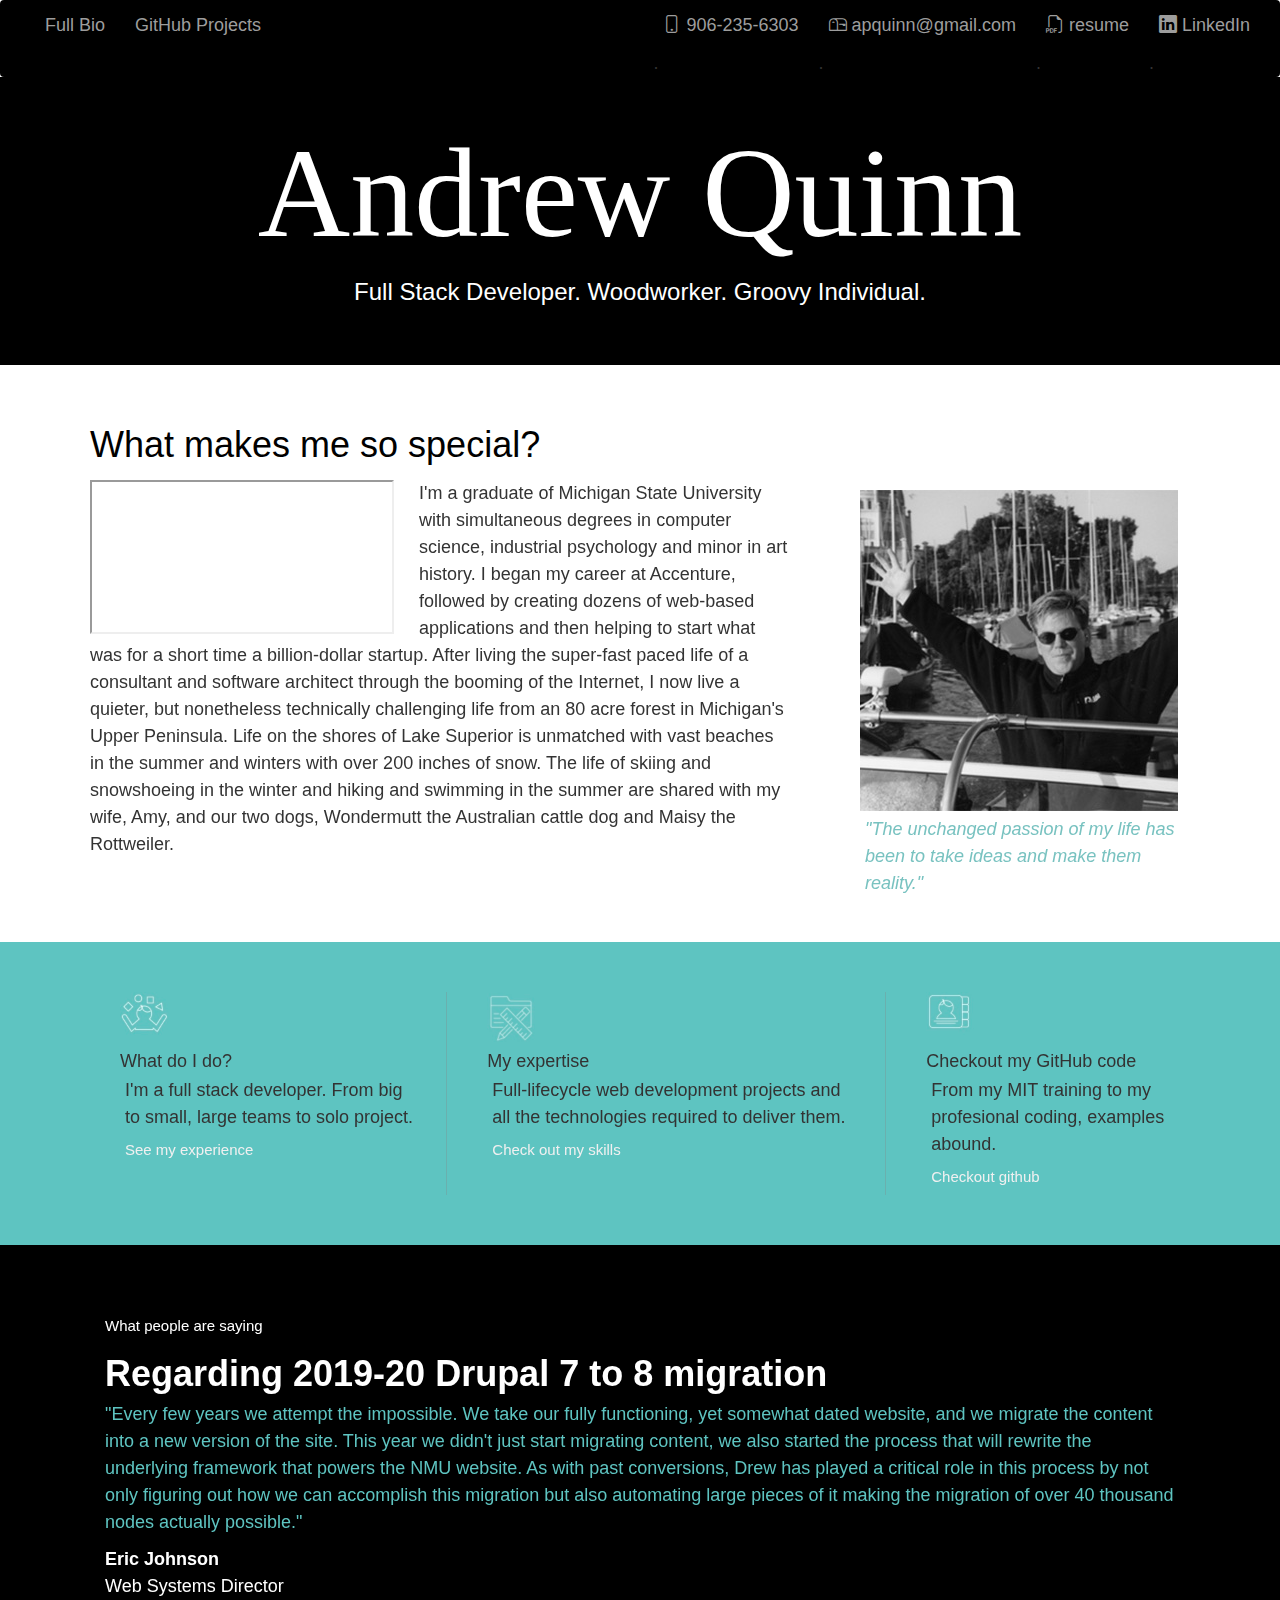
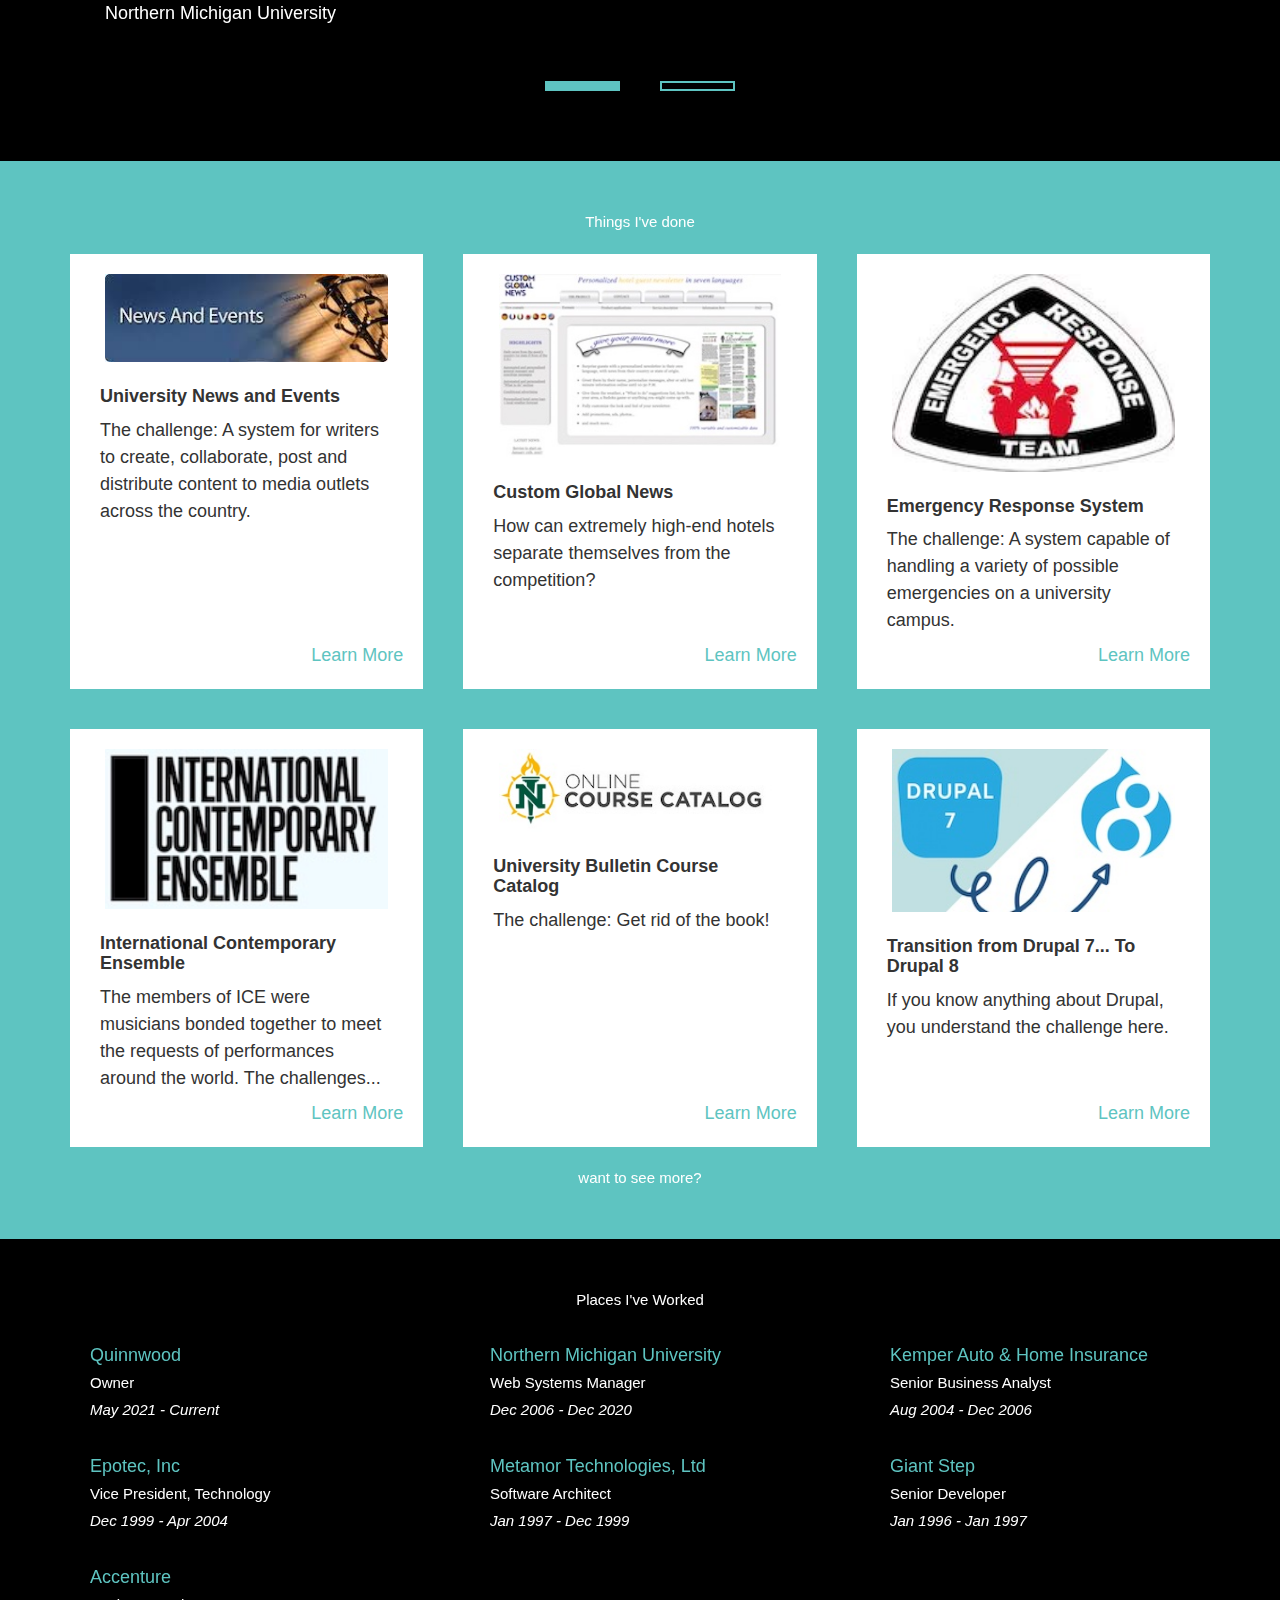
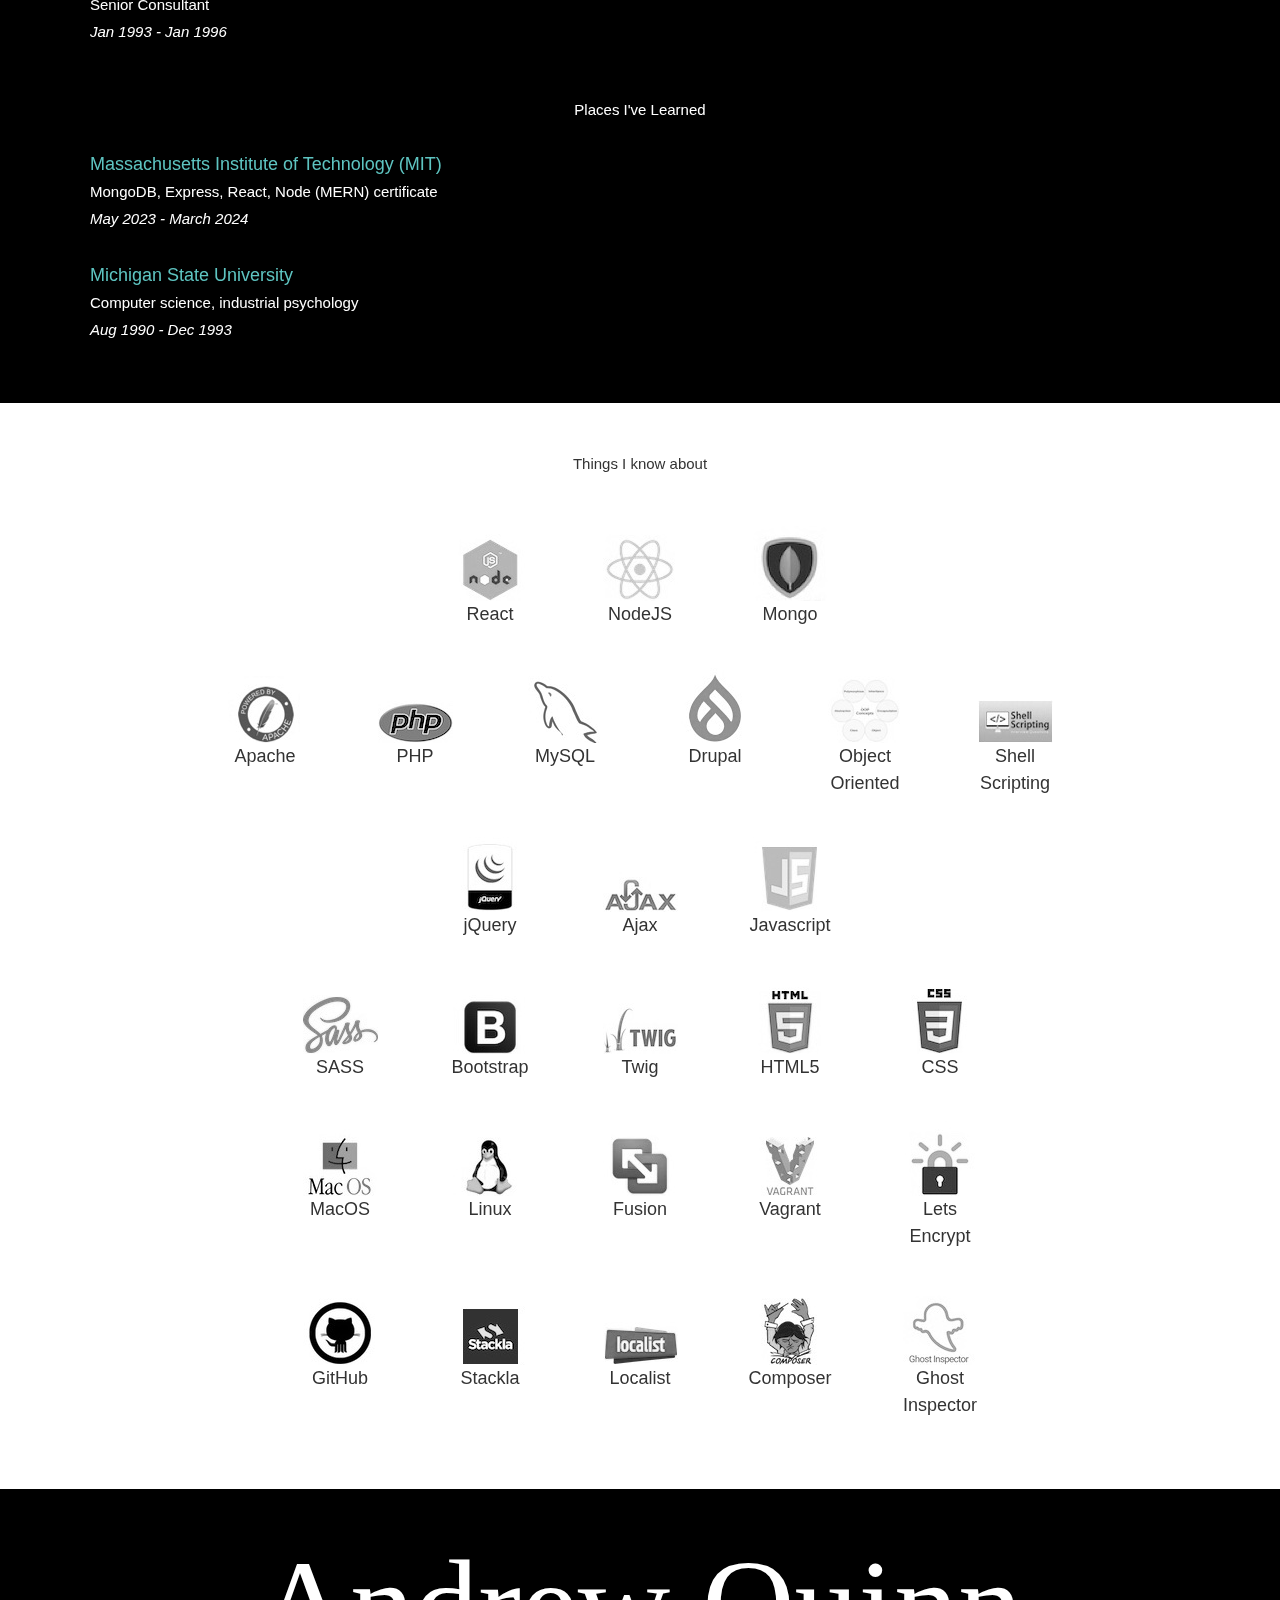
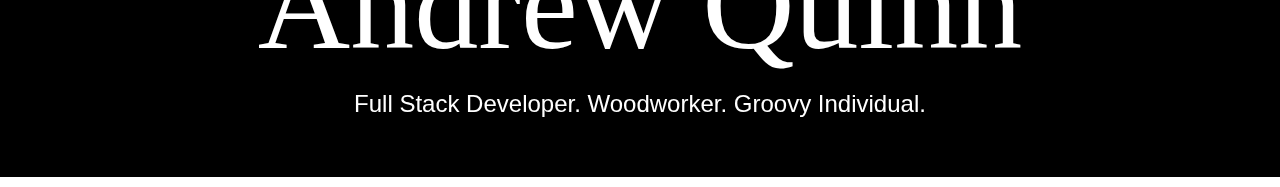
<file: index.html>
<!DOCTYPE html>

<html lang="en">
  <head>
	<link rel="stylesheet" href="https://maxcdn.bootstrapcdn.com/bootstrap/3.4.1/css/bootstrap.min.css">
	<script src="https://ajax.googleapis.com/ajax/libs/jquery/3.6.4/jquery.min.js"></script>
	<script src="https://maxcdn.bootstrapcdn.com/bootstrap/3.4.1/js/bootstrap.min.js"></script>
	<link rel="stylesheet" href="https://cdn.jsdelivr.net/npm/bootstrap-icons@1.10.5/font/bootstrap-icons.css">	    
    <link rel="stylesheet" href="./bioIncludes/App.css" />
    	<meta name="description" content="Andrew Quinn is a full stack software developer who's unchanged passion of my life has been to take ideas and make
            them reality">
		<meta name="keywords" content="marquette developer, u.p. developer, marquette software, software development, information technology" />
		<meta name="google-site-verification" 	content="ink6eHFnaYzCaXJfCf2n5vP08R6pLAd7z7CuB5Aq5sQ" />
	</head>
  <body>
	<nav class="navbar navbar-inverse ">
		<div class="container-fluid">
		  <div class="navbar-header">
			<button type="button" class="navbar-toggle" data-toggle="collapse" data-target="#myNavbar">
			  <span class="icon-bar"></span>
			  <span class="icon-bar"></span>
			  <span class="icon-bar"></span> 
			</button>
		  </div>
		  <div class="collapse navbar-collapse" id="myNavbar">
			<ul class="nav navbar-nav">
				<li><a href="./index.html">Full Bio</a></li>
				<li><a href="./portfolio.html">GitHub Projects</a></li>
				</ul>
			<ul class="nav navbar-nav navbar-right">
				<li><a href="tel:906-235-6303"><i class="bi bi-phone"></i> 906-235-6303</a> &nbsp;.&nbsp;</li>
				<li><a href="mailto:apquinn@gmail.com"><i class="bi bi-mailbox"></i> apquinn@gmail.com</a> &nbsp;.&nbsp;</li>
				<li><a href="./AndrewQuinn-Resume-2024.pdf"><i class="bi bi-filetype-pdf"></i> resume</a> &nbsp;.&nbsp; </li>
				<li><a href="https://www.linkedin.com/in/andrew-quinn-96aa68/"><i class="bi bi-linkedin"></i> LinkedIn</a> &nbsp;.&nbsp; </li>
				</ul>
		  </div>
		</div>
	  </nav>

	<div class="header-black-background">
		<div class="header-text-wrapper">
		  <div class="header-text1">Andrew Quinn</div>
		  <h3>Full Stack Developer. Woodworker. Groovy Individual.</h3>
		</div>
	  </div>
  
    <div class="special-global-wrapper">
      <h1>What makes me so special?</h1>
      <div class="special-wrapper">
        <div class="special-section1">
          <p>
					<div style="float: left; padding-right: 25px; padding-bottom: 0px;">
						<iframe 
						src="https://youtube.com/embed/qaRjR8fJnm8">
						</iframe>
					</div>
            I'm a graduate of Michigan State University with simultaneous
            degrees in computer science, industrial psychology and minor in art
            history. I began my career at Accenture, followed by creating dozens
            of web-based applications and then helping to start what was for a
            short time a billion-dollar startup. After living the super-fast
            paced life of a consultant and software architect through the
            booming of the Internet, I now live a quieter, but nonetheless
            technically challenging life from an 80 acre forest in Michigan's 
						Upper Peninsula. Life on the shores of Lake Superior 
						is unmatched with vast beaches in the summer and winters 
						with over 200 inches of snow. The life of skiing and 
						snowshoeing in the winter and hiking and swimming in the 
						summer are shared with my wife, Amy, and our two dogs, 
						Wondermutt the Australian cattle dog and Maisy the Rottweiler.
          </p>
        </div>

        <div class="special-section2">
					<img
            alt="Drew Quinn"
            class="responsive-img"
            src="./bioIncludes/pics/me.jpg"
          />
					<!--
					-->
          <p>
            "The unchanged passion of my life has been to take ideas and make
            them reality."
          </p>
        </div>
      </div>
    </div>

    <div class="blue">
      <div class="special-global-wrapper">
        <div class="blueBackground">
          <div class="blue-wrapper bar">
            <div>
              <img alt="What do I do" src="./bioIncludes/pics/what.jpg" />
            </div>
            <h4>What do I do?</h4>
            <p>
              I'm a full stack developer. From big to small, large teams to solo
              project.
            </p>
            <p><a href="#projects">See my experience</a></p>
          </div>
          <div class="blue-wrapper bar">
            <div>
              <img alt="My expertise" src="./bioIncludes/pics/my.jpg" />
            </div>
            <h4>My expertise</h4>
            <p>
              Full-lifecycle web development projects and all the technologies
              required to deliver them.
            </p>
            <p><a href="#skills">Check out my skills</a></p>
          </div>
          <div class="blue-wrapper">
            <div>
              <img alt="How can I help" src="./bioIncludes/pics/how.jpg" />
            </div>
            <h4>Checkout my GitHub code</h4>
            <p>
              From my MIT training to my profesional coding, examples abound.
            </p>
            <p><a href="#github">Checkout github</a></p>
          </div>
        </div>
      </div>
    </div>

    <div class="blackBackground">
      <div class="container">
        <div class="carousel">
          <div class="slider">
            <section>
              <span class="people-header">
                <p>What people are saying</p>
              </span>

              <span class="people-title"
                >Regarding 2019-20 Drupal 7 to 8 migration</span
              >

              <span class="people-text">
                <p>
                  "Every few years we attempt the impossible. We take our fully
                  functioning, yet somewhat dated website, and we migrate the
                  content into a new version of the site. This year we didn't
                  just start migrating content, we also started the process that
                  will rewrite the underlying framework that powers the NMU
                  website. As with past conversions, Drew has played a critical
                  role in this process by not only figuring out how we can
                  accomplish this migration but also automating large pieces of
                  it making the migration of over 40 thousand nodes actually
                  possible."
                </p>
              </span>

              <span class="people-who">
                <p>
                  <strong>Eric Johnson</strong><br />
                  Web Systems Director<br />
                  Northern Michigan University
                </p>
              </span>
            </section>

            <section>
              <span class="people-header">
                <p>What people are saying</p>
              </span>
              <span class="people-title"
                >Regarding Transition During 2020 Epidemic</span
              >
              <span class="people-text">
                <p>
                  "Working remotely and staying remote for a good part of the
                  previous year was challenging for everyone on the team. Our
                  normal office environment and processes were upended by an
                  unprecedented pandemic. Regardless of this, Drew has embraced
                  working remotely and even thrived in this new environment.
                  Through his use of technology and willingness to initiate
                  communication with the team, Drew has become one of the
                  primary reasons why we can continue working at a high level
                  regardless of where our individual offices are located. Beyond
                  being able to take the lead on a highly technical project,
                  which Drew has certainly done, being able to effectively
                  communicate with everyone on the team and leverage their
                  strengths to advance a project continues to be one of Drew's
                  invaluable assets."
                </p>
              </span>
              <span class="people-who">
                <p>
                  <strong>Eric Johnson</strong><br />
                  Web Systems Director<br />
                  Northern Michigan University
                </p>
              </span>
            </section>
          </div>
          <div class="controls">
            <span class="arrow left"
              ><img src="bioIncludes/pics/chevron-left.png"
            /></span>
            <span class="arrow right"
              ><img src="bioIncludes/pics/chevron-right.png"
            /></span>
            <ul>
              <li class="selected"></li>
              <li></li>
            </ul>
          </div>
        </div>
      </div>
    </div>

    <div class="blue" id="projects">
      <div class="special-global-wrapper">
        <div class="projects-title">Things I've done</div>
        <section class="projects-section">
          <article class="project-box">
            <div class="img-alignment">
              <img
                alt="University News and Events"
                src="./bioIncludes/pics/projects/news.jpg"
              />
            </div>
            <h4>University News and Events</h4>
            <p>
              The challenge: A system for writers to create, collaborate, post
              and distribute content to media outlets across the country.
            </p>
            <div class="hidden-experience hidden">
              <p>
                I had to find a way for multiple writers to create, submit for
                peer review and publish articles with media (image, audio and
                video) to all appropriate platforms (social media, web, email,
                etc) as well as distribute to media outlets by name or zip code
                coverage area, all through an intuitive interface able that
                allowed non-technical writers to quickly and intuitively
                accomplish these tasks.
              </p>
            </div>
            <div class="more-div"><span class="more-link" >
							Learn More
						</span></div>
          </article>
          <article class="project-box">
            <div class="img-alignment">
              <img
                alt="Custom Global News"
                src="./bioIncludes/pics/projects/cgn.jpeg"
              />
            </div>
            <h4>Custom Global News</h4>
            <p>
              How can extremely high-end hotels separate themselves from the
              competition?
            </p>
            <div class="hidden-experience hidden">
              <p>
                These hotels and resorts thrive on special treatment for their
                guests. I worked with an entrepreneur to deliver a system that
                took a daily guest data set containing guest home location,
                language and past resort activities. Each night the system
                calculated and distributed to writers worldwide the assignments needed to create a two-sided 12"x18" high quality newsletter containing local news, news highlights from the guests home,
                activities matched to their prior ones and local weather all in
                their preferred language. After the writers entered their
                stories, the system compiled them into pdfs that were sent to
                the hotel, printed and stuffed under the guests' doors before 6
                a.m.
              </p>
            </div>
            <div class="more-div"><span class="more-link" >
							Learn More
						</span></div>
          </article>
          <article class="project-box">
            <div class="img-alignment">
              <img
                alt="Emergency Response System"
                src="./bioIncludes/pics/projects/emergancyresponse.jpeg"
              />
            </div>
            <h4>Emergency Response System</h4>
            <p>
              The challenge: A system capable of handling a variety of possible
              emergencies on a university campus.
            </p>
            <div class="hidden-experience hidden">
              <p>
                From simple University closures (e.g. a snow day) that needed to
                post a message and updates across the entire ranges of
                university websites as well as send text messages to students
                and opted in family members. In the event of a more severe
                emergency, the University's in-house server would be brought
                offline, opting for a basic pages hosted on an AWS platform.
                Both message and update posting as well as transitioning to a
                AWS was capable through a simple, secure user interface
                accessible to the University Marketing and Communications
                department as well as Public Safety.
              </p>
            </div>
            <div class="more-div"><span class="more-link" >
							Learn More
						</span></div>
          </article>
        </section>

        <section class="projects-section">
          <article class="project-box">
            <div class="img-alignment">
							<img alt="International Contemporary Ensemble" 
							src="./bioIncludes/pics/projects/ice.jpeg" />
						</div>
						<h4>International Contemporary Ensemble</h4>
						<p>The members of ICE were musicians bonded together to meet the requests of performances around the world. The challenges... </p>
						<div class="hidden-experience hidden">
							<p>Who is going to composer and what pieces does he want played? That will tell you the instruments needed and allow you to select the musicians. What kind of special transportation needs are there for those musicians... and their instruments? I worked with ICE to create an application to manage these and many more coordinating and planning challenges.</p>
						</div>
            <div class="more-div"><span class="more-link" >
							Learn More
						</span></div>
					</article>
          <article class="project-box">
            <div class="img-alignment">
							<img alt="University Bulletin Course Catalog" 
							src="./bioIncludes/pics/projects/coursecatelog.jpeg" />
						</div>
						<h4>University Bulletin Course Catalog</h4>
						<p>The challenge: Get rid of the book!</p>
						<div class="hidden-experience hidden">
							<p>It was time for a system to manage all versions of programs and 
							courses and offer users information on program requirements, courses,
							upcoming offerings and the ability to save multiple schedules as they
							plan their semesters. This required integrating with multiple university
							systems, as well as deeply with the university's 190+ site Drupal system 
							∑which displayed subsets of data across appropriate department, major and 
							recruiting sites. </p>
						</div>
            <div class="more-div"><span class="more-link" >
							Learn More
						</span></div>
					</article>
          <article class="project-box">
            <div class="img-alignment">
							<img alt="Transition from Drupal 7... To Drupal 8" 
							src="./bioIncludes/pics/projects/drupal7to8.jpeg" />
						</div>
						<h4>Transition from Drupal 7... To Drupal 8</h4>
						<p >If you know anything about Drupal, you understand the challenge here.</p>
						<div class="hidden-experience hidden">
							<p>While the goal of this migration was more than just an exact transfer of sites/pages to Drupal 8, the initial step was a script to create the sites, determine the currently used pages and elements and setup Drupal 8 to begin the look & feel changes. For each site the database and tables were created, configuring Apache and Drupal configuration file were made, creating a node (page) and mapping node ids and aliases to keep navigation intact were done. The next step involved rewriting dozens of external applications as Drupal modules while the remainder of the team updated content and integrated new content taking advantage of Drupal 8 types and cards. In all, the final product involved around 180 sites and 30,000 pages.</p>
						</div>
            <div class="more-div"><span class="more-link" >
							Learn More
						</span></div>
					</article>
				</section>

        <section class="projects-section hidden">
          <article class="project-box">
            <div class="img-alignment">
							<img alt="SalesForce, Stackla, Localist and NMU APIs" src="./bioIncludes/pics/projects/integration.jpeg" />
						</div>
						<h4>SalesForce, Stackla, Localist and NMU APIs</h4>
						<p>The Challenge: Simplify the interaction with various external products?</p>
						<div class="hidden-experience hidden">
							<p>As part of the common code library, I was responsible for simplifying and enhancing API sets to allow developers to more easily move data in and out of both homegrown and vendor-provided products and of course to display content throughout the university websites.</p>
						</div>
						<div class="more-div"><span class="more-link" >
							Learn More
						</span></div>
					</article>
          <article class="project-box">
            <div class="img-alignment">
							<img alt="Form Processing Tool" src="./bioIncludes/pics/projects/formprocessor.jpeg" />
						</div>
						<h4>Form Processing Tool</h4>
						<p>The challenge: How to manage hundreds of forms university wide without burying technical staff. </p>
						<div class="hidden-experience hidden">
							<p>The solution allowed low-tech personnel to easily layout one or more pages of fields without the need to deal with how they were processed upon submission. The system would validate and capture the information storing it in a reliable enterprise database. A secure interface allowed non-technical form owners to view, edit, print or export their captured data.</p>
						</div>
						<div class="more-div"><span class="more-link" >
							Learn More
						</span></div>
					</article>
          <article class="project-box">
            <div class="img-alignment">
							<img alt="DevOps" src="./bioIncludes/pics/projects/devops.jpeg" />
						</div>
						<h4>DevOps!</h4>
						<p>The challenge: Simplify the development environment setup so that developers can focus on value added tasks instead of configuration issues and code version problems. </p>
						<div class="hidden-experience hidden">
							<p>I was responsible for creating and managing an application that allowed developers to select a server and application, then spin up a virtual machine complete with the exact configuration of the server, all database content was synced, code was checked out of Git and a local address for them to work off. </p>
						</div>
						<div class="more-div"><span class="more-link" >
							Learn More
						</span></div>
					</article>
				</section>

				<section class="projects-section hidden">
          <article class="project-box">
            <div class="img-alignment">
							<img alt="Drupal 7 multisite installation" src="./bioIncludes/pics/projects/drupalsetup.jpeg" />
						</div>
						<div class="project-box-inside">
							<div class="project-box-inside-title">Drupal 7 multisite installation</div>
							<p>How do you take over 160 sites with tens of thousands of HTML pages and move them into a multisite configuration of Drupal in 9 months? </p>
							<div class="hidden-experience hidden">
								<p>With a giant script of course! This was one of those unusual occasions when a developer saying "I need a fast computer and to be left alone" actually made sense and the kind of logic and coding was right up my alley. In the end the original content was pealed apart and stuffed in the appropriate tables and configuration files to create all the sites for a succesful, ontime completion.</p>
							</div>
						</div>
						<div class="more-div"><span class="more-link" >
							Learn More
						</span></div>
					</article>

					<article class="project-box">
            <div class="img-alignment">
							<img alt="Deans and Graduates" class="responsive-img-larger" src="./bioIncludes/pics/projects/deansgrads.jpeg" />
						</div>

						<h4>Deans and Graduates</h4>
						<p>The challenge: How best can we market the success of our students?</p>
						<div class="hidden-experience hidden">
							<p>I was in charge of buidling a system to pull a list of deans and graduates each semester, determining what national and local media outlets covered their home zip codes, them building a nicely formated email that then got emailed or faxed to the relevant outlets.</p>
						</div>
						<div class="more-div"><span class="more-link" >
							Learn More
						</span></div>
					</article>

					<article class="project-box">
            <div class="img-alignment">
							<img alt="Common Code Library" src="./bioIncludes/pics/projects/commoncode.jpeg" />
						</div>
						<h4>Common Code Library</h4>
						<p>The challenge lies in the fact that a mistake here would break... well, everything</p>
						<div class="hidden-experience hidden">
							<p>No one wants to rebuild error handling, database transaction classes or API integration, etc for each project. Dozens of applications across the university rely on these classes. So they called on me to build and manage this code.</p>
						</div>
						<div class="more-div"><span class="more-link" >
							Learn More
						</span></div>
					</article>
				</section>

				<section class="projects-section hidden">
          <article class="project-box">
            <div class="img-alignment">
							<img alt="Epotec" src="./bioIncludes/pics/projects/epotec.jpeg"} />
						</div>
						<h4>Epotec</h4>
						<p>Epotec harnessed the resources of the Internet to enhance the effectiveness of behavioral health services. Epotec combined ingenuity and technology in Web-based interactive programs that help people lead happier, more productive lives by building skills and solving problems securely and privately. </p>
						<div class="hidden-experience hidden">
							<p>More than 40 clients made our programs available to more than 700 companies and about 30 million people.</p>
							<p>I was brought in as Epotec's seventh employee to architect and manage the delivery of their primary product by an outsourced team. As the product reached completion, I was responsible for bringing technology in-house. As vice president of technology, my responsibilities included putting together a 50-person development team, budgeting, managing venture capital partner expectations, but most importantly, understanding the needs of our broadening industry impact and ensuring our products were on target. </p>
						</div>
						<div class="more-div"><span class="more-link" >
							Learn More
						</span></div>
					</article>
          <article class="project-box">
            <div class="img-alignment">
							<img alt="Online certification tracking system (Dearborn)" class="responsive-img-med" src="./bioIncludes/pics/projects/dearborn2.jpeg" />
						</div>
						<h4>Online certification tracking system (Dearborn Financial Services)</h4>
						<p>How do large companies manage employees who have specialized certifications requirements and what happens to the company if the certifications expire? </p>
						<div class="hidden-experience hidden">
							<p>For starters, if companies have employees with expired certifications, such as Series-7 financial certifications, they are heavily fined. Dearborn Financial Services saw an opportunity and hired me to lead of team of six to build a system that track the neccesary certification requirements for each employee, notifying them when training was required and provided a link to the necessary materials. In the event an employee became at risk of falling out of compliance, the system would notify managers in a timely manner. </p>
						</div>
						<div class="more-div"><span class="more-link" >
							Learn More
						</span></div>
					</article>

					<article class="project-box">
            <div class="img-alignment">
							<img alt="Brinson Partners Presentation Management System" src="./bioIncludes/pics/projects/brinson.jpeg" />
						</div>
						<h4>Brinson Partners Presentation Management System</h4>
						<p>In the world of Brinson Partners, making a presentation to a client that contains misinformation is a potential financial disaster.</p>
						<div class="hidden-experience hidden">
							<p>In order to mitigate this, all slides were created in the central office and no other content is allowed. In the past, the partner had to fly to the Chicago office to put their presentation together, which was then printed, bound and shipped to the location the presentation would take place. Don't feel too bad for them, these partners all had their own jets! I was hired to build an application that allowed partners to view real-time images of the slides and organize them into the "story" the partner wanted to tell. When they were done, a presentation was created for them to download and print remotely, but not edit. In addition, stories could be saved and when opened later, for another client perhaps, the system would inform the partner if any of the original slides had been updated.</p>
						</div>
						<div class="more-div"><span class="more-link" >
							Learn More
						</span></div>
					</article>
				</section>


				<section class="projects-section hidden">
          <article class="project-box">
            <div class="img-alignment">
							<img alt="Allstate Online Insurance Marketplace" class="responsive-img-larger" src="./bioIncludes/pics/projects/allstate.jpeg" />
						</div>
						<h4>Allstate Online Insurance Marketplace</h4>
						<p>Allstate determined from years of experience that buyers of term life insurance rarely by from the first vender they talk to.</p>
						<div class="hidden-experience hidden">
							<p>Drew led a team of 6 in building an online marketplace that allowed users to research term life on a generic site, fill out an application and receive quotes from an array of companies, each of which was able to upload and manage their own application and pricing criteria.</p>
						</div>
						<div class="more-div"><span class="more-link" >
							Learn More
						</span></div>
					</article>

					<article class="project-box">
            <div class="img-alignment">
							<img alt="Bell Atlantic" src="./bioIncludes/pics/projects/bellatlantic.jpeg" />
						</div>
						<h4>Bell Atlantic</h4>
						<p>Have you ever called the east coast? Did it go through? Good, then the system I and 250 fellow "Androids" worked on to monitor the line status of all Bell Atlantic lines is working well!</p>
					</article>
					<article class="project-box">
            <div class="img-alignment">
							<img alt="American Greeting Cards" src="./bioIncludes/pics/projects/americangreetings.jpeg" />
						</div>
						<h4>American Greeting Cards</h4>
						<p>Have you ever received a shipment from American Greeting cards? Did it fit in the box? Excellent! The project I worked on to maximize the shipping container space worked. I was part of a 50-person team of Accenture (Andersen Consulting) personnel. </p>
					</article>
				</section>

				<section class="projects-section hidden">
          <article class="project-box">
            <div class="img-alignment">
							<img alt="Corn Pops" src="./bioIncludes/pics/projects/Advertising/cornpops.jpeg" />
						</div>
						<h4>Kellogg's Corn Pops</h4>
						<p>Remember the first Corn Pops site in the late 90s? Drew built that. </p>
					</article>
					<article class="project-box">
            <div class="img-alignment">
							<img alt="Apple Jacks" src="./bioIncludes/pics/projects/Advertising/applejacks.jpeg" />
						</div>
						<h4>Kellogg's Apple Jacks</h4>
						<p>Apple Jacks, yeah he built that too. </p>
					</article>
					<article class="project-box">
            <div class="img-alignment">
							<img alt="Rice Krispies" src="./bioIncludes/pics/projects/Advertising/ricekrispies.jpeg" />
						</div>
						<h4>Kellogg's Rice Krispies</h4>
						<p>Rice Krispies? Of course. Who else would you turn to?</p>
					</article>
				</section>

				<section class="projects-section hidden">
          <article class="project-box">
            <div class="img-alignment">
							<img alt="Oldsmobile" src="./bioIncludes/pics/projects/Advertising/oldsmobile.jpeg" />
						</div>
						<h4>Oldsmobile</h4>
						<p>You could even spin the cars around and look in them! Now that's cutting edge. And yes, Drew built it.</p>
					</article>
					<article class="project-box">
            <div class="img-alignment">
							<img alt="Hallmark" src="./bioIncludes/pics/projects/Advertising/hallmark.jpeg" />
						</div>
						<h4>Hallmark</h4>
						<p>It was simple and pretty... And Drew built it.</p>
					</article>
					<article class="project-box">
            <div class="img-alignment">
							<img alt="Jenn-air" src="./bioIncludes/pics/projects/Advertising/jennair.jpeg" />
						</div>
						<h4>Jenn-air</h4>
						<p>I should have asked for free appliances for life. Oh well. Burt Reynolds built this one. OK, that's a lie, Drew built it.</p>
					</article>
				</section>
			</div>
			<div class="more-more-div">
				<a class="more-more-link">want to see more?</a>
	    </div>
    </div>


		<div class="jobs-main">
			<div class="special-global-wrapper">
				<div class="jobs-title">Places I've Worked</div>
				<container class="jobs-container">
					<div class="jobs-wrapper">
						<span class="jobs-company">Quinnwood</span><br/>
						<span class="jobs-title">Owner</span><br/>
						<span class="jobs-dates">May 2021 - Current</span>
					</div>

					<div class="jobs-wrapper">
						<span class="jobs-company">Northern Michigan University</span><br/>
						<span class="jobs-title">Web Systems Manager</span><br/>
						<span class="jobs-dates">Dec 2006 - Dec 2020</span>
					</div>

					<div class="jobs-wrapper">
						<span class="jobs-company">Kemper Auto & Home Insurance</span><br/>
						<span class="jobs-title">Senior Business Analyst</span><br/>
						<span class="jobs-dates">Aug 2004 - Dec 2006</span>
					</div>
				</container>

				<container class="jobs-container">
					<div class="jobs-wrapper">
						<span class="jobs-company">Epotec, Inc</span><br/>
						<span class="jobs-title">Vice President, Technology</span><br/>
						<span class="jobs-dates">Dec 1999 - Apr 2004</span>
					</div>

					<div class="jobs-wrapper">
						<span class="jobs-company">Metamor Technologies, Ltd</span><br/>
						<span class="jobs-title">Software Architect</span><br/>
						<span class="jobs-dates">Jan 1997 - Dec 1999</span>
					</div>

					<div class="jobs-wrapper">
						<span class="jobs-company">Giant Step</span><br/>
						<span class="jobs-title">Senior Developer</span><br/>
						<span class="jobs-dates">Jan 1996 - Jan 1997</span>
					</div>
				</container>

				<container class="jobs-container">
					<div class="jobs-wrapper">
						<span class="jobs-company">Accenture</span><br/>
						<span class="jobs-title">Senior Consultant</span><br/>
						<span class="jobs-dates">Jan 1993 - Jan 1996</span>
					</div>
				</container>
				<br><br>
				<div class="jobs-title">Places I've Learned</div>
				<container class="jobs-container">
					<div class="jobs-wrapper">
						<span class="jobs-company">Massachusetts Institute of Technology (MIT)</span><br/>
						<span class="jobs-title">MongoDB, Express, React, Node (MERN) certificate</span><br/>
						<span class="jobs-dates">May 2023 - March 2024</span>
					</div>
				</container>

				<container class="jobs-container">
					<div class="jobs-wrapper">
						<span class="jobs-company">Michigan State University</span><br/>
						<span class="jobs-title">Computer science, industrial psychology</span><br/>
						<span class="jobs-dates">Aug 1990 - Dec 1993</span>
					</div>
				</container>
			</div>
		</div>

		<div class="special-global-wrapper" id="skills">
			<div class="skills-title">Things I know about</div>
				<section class="skills-section">
					<div class="icon-wrapper">
						<div>
							<img alt="react" src="./bioIncludes/skills/1.jpeg" />
						</div>
						<div>React</div>
					</div>

					<div class="icon-wrapper">
						<div>
							<img alt="node js" src="./bioIncludes/skills/2.jpeg" />
						</div>
						<div>NodeJS</div>
					</div>

					<div class="icon-wrapper">
						<div>
							<img alt="mongo" src="./bioIncludes/skills/3.jpeg" />
						</div>
						<div>Mongo</div>
					</div>
				</section>
					
				<section class="skills-section">
					<div class="icon-wrapper">
						<div>
							<img alt="Apache" src="./bioIncludes/skills/10.jpeg" />
						</div>
						<div>Apache</div>
					</div>
							
					<div class="icon-wrapper">
						<div>
							<img alt="PHP" src="./bioIncludes/skills/11.jpeg" />
						</div>
						<span>PHP</span>
					</div>
					
					<div class="icon-wrapper">
						<div>
							<img alt="MySQL" src="./bioIncludes/skills/12.jpeg" />
						</div>
						<span>MySQL</span>
					</div>
					
					<div class="icon-wrapper">
						<div>
							<img alt="Drupal" src="./bioIncludes/skills/40.jpeg" />
						</div>
						<span>Drupal</span>
					</div>

					<div class="icon-wrapper">
						<div>
							<img alt="Object Oriented" src="./bioIncludes/skills/50.jpeg" />
						</div>
						<div class="icon-text">Object Oriented</div>
					</div>

					<div class="icon-wrapper">
						<div>
							<img alt="Shell Scripting" src="./bioIncludes/skills/53.jpeg" />
						</div>
						<div class="icon-text">Shell Scripting</div>
					</div>

				</section>

				<section class="skills-section">
					<div class="icon-wrapper">
						<div>
							<img alt="jQuery" src="./bioIncludes/skills/13.jpeg" />
						</div>
						<span>jQuery</span>
					</div>
					
					<div class="icon-wrapper">
						<div>
							<img alt="Ajax" src="./bioIncludes/skills/14.jpeg" />
						</div>
						<span>Ajax</span>
					</div>

					<div class="icon-wrapper">
						<div>
							<img alt="Javascript" src="./bioIncludes/skills/15.jpeg" />
						</div>
						<span>Javascript</span>
					</div>
				</section>

				<section class="skills-section">
					<div class="icon-wrapper">
						<div>
							<img alt="SaSS" src="./bioIncludes/skills/18.jpeg" />
						</div>
						<div class="icon-text">SASS</div>
					</div>
					
					<div class="icon-wrapper">
						<div>
							<img alt="Bootstrap" src="./bioIncludes/skills/21.jpeg" />
						</div>
						<div class="icon-text">Bootstrap</div>
					</div>
					
					<div class="icon-wrapper">
						<div>
							<img alt="Twig" src="./bioIncludes/skills/20.jpeg" />
						</div>
						<div class="icon-text">Twig</div>
					</div>

					<div class="icon-wrapper">
						<div>
							<img alt="HTML5" src="./bioIncludes/skills/16.jpeg" />
						</div>
						<div class="icon-text">HTML5</div>
					</div>
					
					<div class="icon-wrapper">
						<div>
							<img alt="CSS" src="./bioIncludes/skills/17.jpeg" />
						</div>
						<div class="icon-text">CSS</div>
					</div>
				</section>

				<section class="skills-section">
					<div class="icon-wrapper">
						<div>
							<img alt="MacOS" src="./bioIncludes/skills/52.jpeg" />
						</div>
						<div class="icon-text">MacOS</div>
					</div>

					<div class="icon-wrapper">
						<div>
							<img alt="Linux" src="./bioIncludes/skills/51.jpeg" />
						</div>
						<div class="icon-text">Linux</div>
					</div>
						
					<div class="icon-wrapper">
						<div>
							<img alt="Fusion" src="./bioIncludes/skills/54.jpeg" />
						</div>
						<div class="icon-text">Fusion</div>
					</div>
					
					<div class="icon-wrapper">
						<div>
							<img alt="Vagrant" src="./bioIncludes/skills/55.jpeg" />
						</div>
						<div class="icon-text">Vagrant</div>
					</div>

					<div class="icon-wrapper">
						<div>
							<img alt="Lets Encrypt" src="./bioIncludes/skills/30.jpeg" />
						</div>
						<div class="icon-text">Lets Encrypt</div>
					</div>
					
				</section>

				<section class="skills-section">
					<div class="icon-wrapper">
						<div>
							<img alt="Github" src="./bioIncludes/skills/32.jpeg" />
						</div>
						<div class="icon-text">GitHub</div>
					</div>
				
					<div class="icon-wrapper">
						<div>
							<img alt="Stackla" src="./bioIncludes/skills/58.jpeg" />
						</div>
						<div class="icon-text">Stackla</div>
					</div>

					<div class="icon-wrapper">
						<div>
							<img alt="Localist" src="./bioIncludes/skills/59.jpeg" />
						</div>
						<div class="icon-text">Localist</div>
					</div>

					<div class="icon-wrapper">
						<div>
							<img alt="Composer" src="./bioIncludes/skills/31.jpeg" />
						</div>
						<div class="icon-text">Composer</div>
					</div>
					
					<div class="icon-wrapper">
						<div>
							<img alt="Ghost Inspector" src="./bioIncludes/skills/36.jpeg" />
						</div>
						<div class="icon-text">Ghost Inspector</div>
					</div>
				</section>
			</div>
		</div>


		<div class="header-black-background footer-black-background">
			<div class="header-text-wrapper">
			  <div class="header-text1">Andrew Quinn</div>
			  <h3>Full Stack Developer. Woodworker. Groovy Individual.</h3>
			</div>
		</div>
	</body>
</html>

<script src="bioIncludes/App.js"></script>
</file>
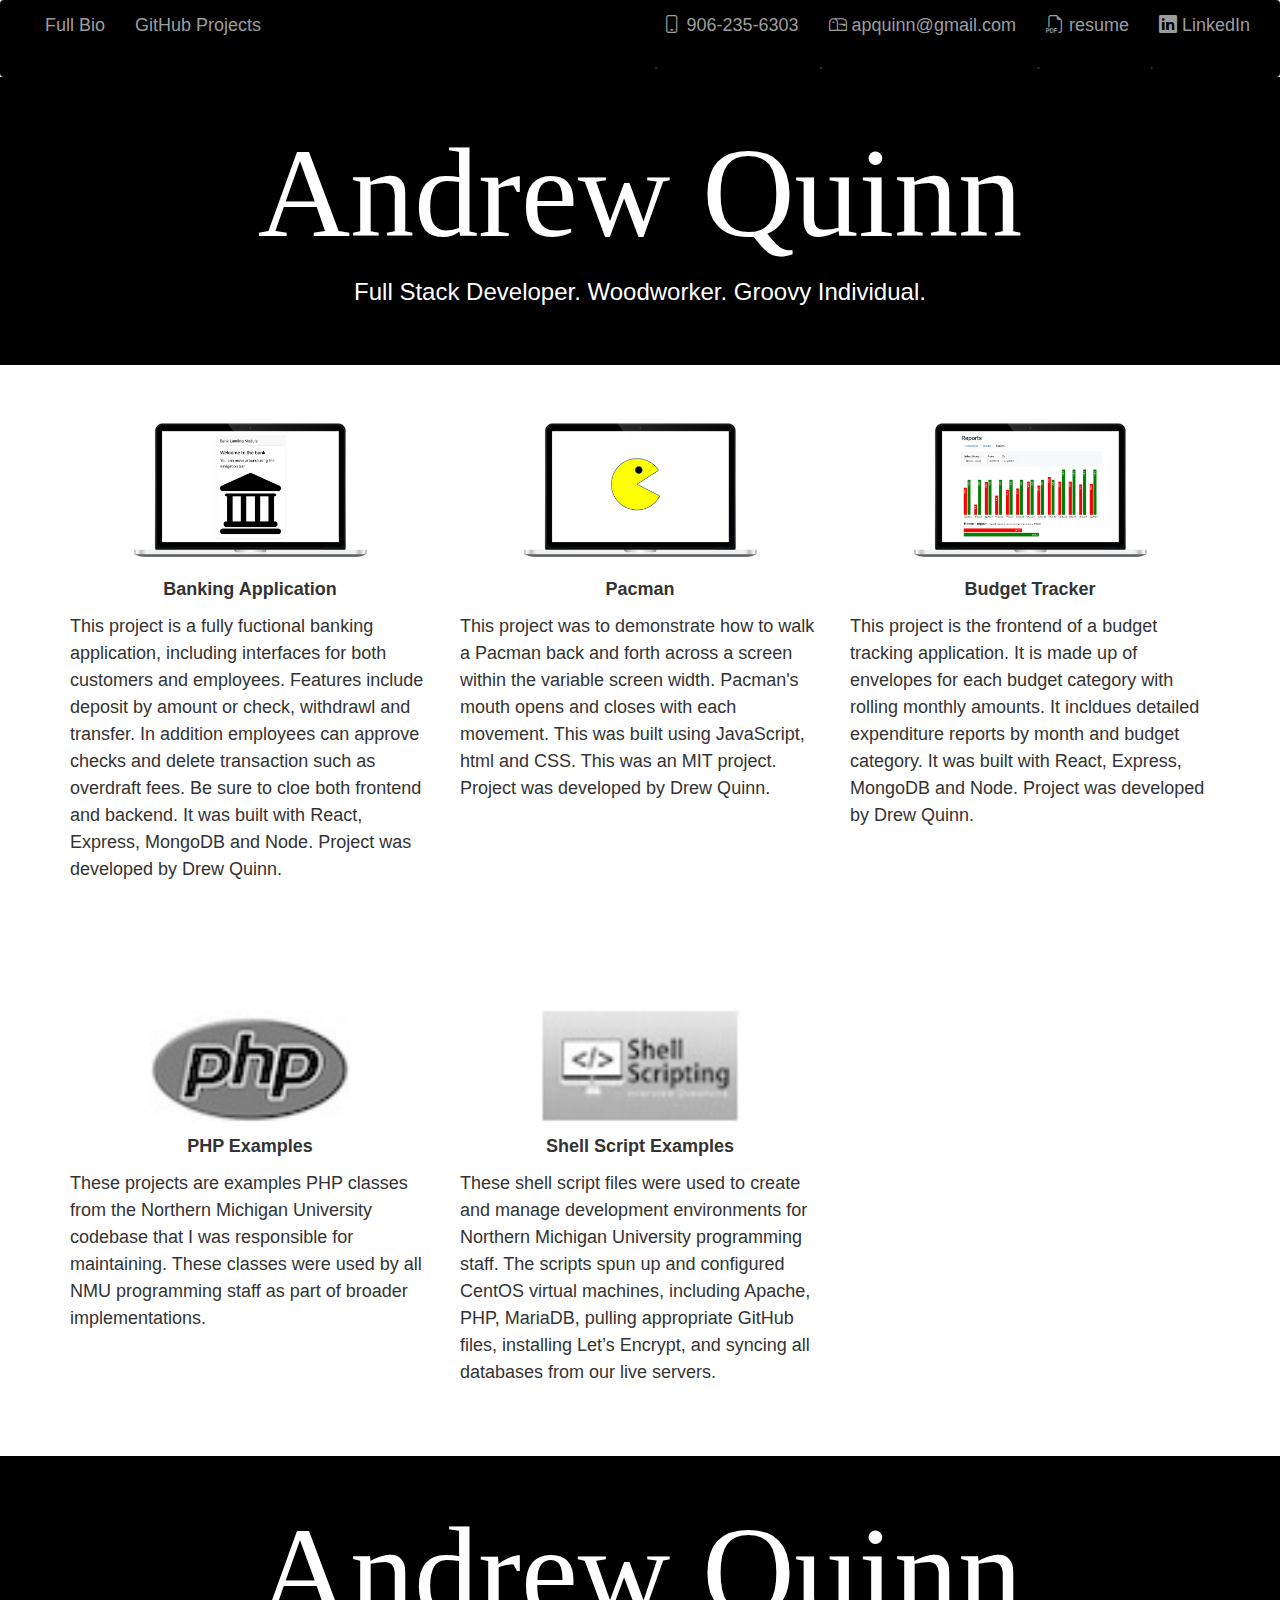
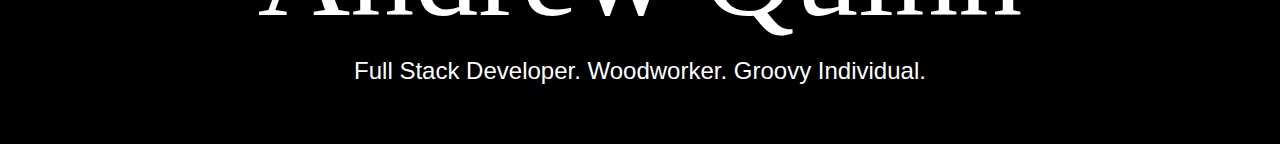
<file: portfolio.html>
<!DOCTYPE html>

<html lang="en">
  <head>
	<meta charset="utf-8">
	<meta name="viewport" content="width=device-width, initial-scale=1">
	<link rel="stylesheet" href="https://maxcdn.bootstrapcdn.com/bootstrap/3.4.1/css/bootstrap.min.css">
	<script src="https://ajax.googleapis.com/ajax/libs/jquery/3.6.4/jquery.min.js"></script>
	<script src="https://maxcdn.bootstrapcdn.com/bootstrap/3.4.1/js/bootstrap.min.js"></script>
	<link rel="stylesheet" href="https://cdn.jsdelivr.net/npm/bootstrap-icons@1.10.5/font/bootstrap-icons.css">	    
	<link rel="stylesheet" href="./bioIncludes/portfolio.css" />
		<meta name="description" content="Andrew Quinn is a full stack software developer who's unchanged passion of my life has been to take ideas and make
            them reality">
		<meta name="keywords" content="marquette developer, u.p. developer, marquette software, software development, information technology" />
		<meta name="google-site-verification" content="ink6eHFnaYzCaXJfCf2n5vP08R6pLAd7z7CuB5Aq5sQ" />
	</head>
  <body>
	<nav class="navbar navbar-inverse ">
		<div class="container-fluid">
		  <div class="navbar-header">
			<button type="button" class="navbar-toggle" data-toggle="collapse" data-target="#myNavbar">
			  <span class="icon-bar"></span>
			  <span class="icon-bar"></span>
			  <span class="icon-bar"></span> 
			</button>
		  </div>
		  <div class="collapse navbar-collapse" id="myNavbar">
			<ul class="nav navbar-nav">
				<li><a href="./index.html">Full Bio</a></li>
				<li><a href="./portfolio.html">GitHub Projects</a></li>
				</ul>
			<ul class="nav navbar-nav navbar-right">
				<li><a href="tel:906-235-6303"><i class="bi bi-phone"></i> 906-235-6303</a> &nbsp;.&nbsp;</li>
				<li><a href="mailto:apquinn@gmail.com"><i class="bi bi-mailbox"></i> apquinn@gmail.com</a> &nbsp;.&nbsp;</li>
				<li><a href="./AndrewQuinn-Resume-2024.pdf"><i class="bi bi-filetype-pdf"></i> resume</a> &nbsp;.&nbsp; </li>
				<li><a href="https://www.linkedin.com/in/andrew-quinn-96aa68/"><i class="bi bi-linkedin"></i> LinkedIn</a> &nbsp;.&nbsp; </li>
				</ul>
		  </div>
		</div>
	  </nav>

	  <div class="header-black-background">
		<div class="header-text-wrapper">
		  <div class="header-text1">Andrew Quinn</div>
		  <h3>Full Stack Developer. Woodworker. Groovy Individual.</h3>
		</div>
	</div>
	  
	<div class="container text-center">
		<div class="row">
		  <div class=" col-md-4">
			<div class="image">
				<a href="https://github.com/apquinn/mit-bank-frontend" ><img alt="Banking application fronted and backend" src="./bioIncludes/GitHub/bank.jpeg" width="250"/></a>
			</div>
			<div class="title">Banking Application</div>
			<div class="description">This project is a fully fuctional banking application, including interfaces for both customers and employees. Features include deposit by amount or check, withdrawl and transfer. In addition employees can approve checks and delete transaction such as overdraft fees. Be sure to cloe both frontend and backend. It was built with React, Express, MongoDB and Node. Project was developed by Drew Quinn.</div>
		  </div>
		  <div class=" col-md-4">
			<div class="image">
				<a href="https://github.com/apquinn/mit-pacman" ><img alt="pacman project code" src="./bioIncludes/GitHub/pacman.jpeg" width="250"/></a>
			</div>
			<div class="title">Pacman</div>
			<div class="description">This project was to demonstrate how to walk a Pacman back and forth across a screen within the variable screen width. Pacman's mouth opens and closes with each movement. This was built using JavaScript, html and CSS. This was an MIT project. Project was developed by Drew Quinn.</div>
		  </div>
		  <div class="col-md-4">
			<div class="image">
				<a href="https://github.com/apquinn/mit-budget-frontend" ><img alt="mit budget app" src="./bioIncludes/GitHub/budget.jpeg" width="250"/></a>
			</div>
			<div class="title">Budget Tracker</div>
			<div class="description">This project is the frontend of a budget tracking application. It is made up of envelopes for each budget category with rolling monthly amounts. It incldues detailed expenditure reports by month and budget category. It was built with React, Express, MongoDB and Node. Project was developed by Drew Quinn.</div>
		  </div>
		</div>

		<div class="row">
			<div class="col-md-4">
				<div class="image">
					<a href="https://github.com/apquinn/example-code-php" ><img alt="php examples" src="./bioIncludes/skills/11.jpeg" width="200"/></a>
				</div>
				<div class="title">PHP Examples</div>
				<div class="description">These projects are examples PHP classes from the Northern Michigan University codebase that I was responsible for maintaining. These classes were used by all NMU programming staff as part of broader implementations. </div>
			</div>
			<div class="col-md-4">
				<div class="image">
					<a href="https://github.com/apquinn/example-code-shell-scripts" ><img alt="shell script examples" src="./bioIncludes/skills/53.jpeg" width="200"/></a>
				</div>
				<div class="title">Shell Script Examples</div>
				<div class="description">These shell script files were used to create and manage development environments for Northern Michigan University programming staff. The scripts spun up and configured CentOS virtual machines, including Apache, PHP, MariaDB, pulling appropriate GitHub files, installing Let’s Encrypt, and syncing all databases from our live servers.</div>
			</div>
			<div class="col-md-4">
			</div>
		</div>
	</div>

	<div class="header-black-background footer-black-background">
		<div class="header-text-wrapper">
		  <div class="header-text1">Andrew Quinn</div>
		  <h3>Full Stack Developer. Woodworker. Groovy Individual.</h3>
		</div>
	</div>

	</body>
</html>

<script src="bioIncludes/App.js"></script>
</file>
<file: bioIncludes/App.css>
html {
  box-sizing: border-box;
}
*,
*:before,
*:after {
  box-sizing: inherit;
}

body {
  margin: 0;
  font-family: "Montserrat", sans-serif;

  -webkit-font-smoothing: antialiased;
  -moz-osx-font-smoothing: grayscale;
  margin: 0;
  padding: 0;
  font-size: 18px;
  line-height: 1.5;
}

@media screen and (max-device-width: 1000px) {
  body {
    font-size: 24px;
  }
}

@media screen and (min-device-width: 1000px) {
  .header-text-wrapper h3 {
    padding-top:20px;
  }
}

.header-black-background {
  background-color: black;
  no-repeat; 
 width: 100%; 
 background-size: 100%;
 padding-top: 50px;
}

.header-text-wrapper h3 {
 color: white;
 text-align: center;
 padding-bottom: 60px;

}

.header-text1 {
 text-align: center;
 color: white;
 font-size: 10vw;
 font-family: Snell Roundhand, cursive;
 margin-bottom: -50px;
 margin-top: -30px;
}


.navbar {
  margin:0px;
  padding:0px;
  border:0px;
}
.navbar-inverse {
  background-color:black;
}


/************** SPECIAL *************/
.special-global-wrapper {
  max-width: 1200px;
  margin: 0 auto;
}

.special-global-wrapper h1 {
  color: black;
  padding: 40px 0px 0px 50px;
}

.special-global-wrapper p {
  margin: 5px;
}

.special-global-wrapper h1,
h4 {
  margin: 20px 0px 10px 0px;
}

.special-wrapper {
  padding: 0px 0px 40px 50px;
}

.special-section1 {
  margin-right: 20px;
}

.special-section1 h4 {
  margin-top: 50px;
}

.special-section2 {
  color: #78c2c0;
  font-style: italic;
  margin: 70px 50px 30px 0;
}

@media only screen and (min-width: 1000px) {
  .special-wrapper {
    display: flex;
  }

  .special-section1 {
    max-width: 750px;
    padding-right: 50px;
  }

  .special-section1 h4 {
    margin-top: 30px;
  }

  .special-section2 {
    max-width: 350px;
    margin: 15px 50px 0 0;
  }
}

/************** LIGHT BLUE *************/
.blue {
  background: #5ec4c1;
  padding: 50px 50px 80px 50px;
}

.blueBackground {
  margin-left: 0px;
}

.blue-wrapper {
  background-color: #5ec4c1;
  padding: 0px 20px 0px 20px;
}

.blue-wrapper h4 {
  margin: 0px;
}

.blue-wrapper img {
  padding: 100px 0px 10px 0px;
}

.blue-wrapper a {
  color: #f0f0f0;
  font-size: smaller;
}

.blue-wrapper a:hover {
  color: white;
}

@media only screen and (min-width: 1000px) {
  .blue {
    padding: 50px;
  }

  .blue-wrapper a {
    font-size: smaller;
  }

  .blue-wrapper img {
    width: 50px;
    padding: 0px 0px 10px 0px;
  }

  .blueBackground {
    margin-left: 50px;
    display: flex;
  }
  .bar {
    border-right: 1px solid #6ab0ae;
    margin-right: 20px;
  }
}

/************** PEOPLE *************/
.blackBackground {
  background-color: #000000;
  color: #fff;
}
.container {
  max-width: 1200px;
  margin: 0 auto;
  padding: 30px 0;
}

.carousel {
  position: relative;
  overflow: hidden;
}

.slider {
  height: 100%;
  display: flex;
  width: 200%;
  transition: all 0.3s;
}

.slider section {
  flex-basis: 100%;
  justify-content: center;
  align-items: center;
  margin: 40px 50px;
}

.controls .arrow {
  position: absolute;
  top: 50%;
  cursor: pointer;
}

.controls .arrow img {
  opacity: 0.3;
  width: 50px;
  transform: translateY(-50%);
}

.arrow.left {
  left: 10px;
}

.arrow.right {
  right: 10px;
}

.controls ul {
  position: absolute;
  bottom: 20px;
  left: 50%;
  transform: translate(-50%);
  list-style: none;
  display: flex;
  padding: 0px;
  margin: 0px;
}

.controls ul li {
  width: 75px;
  height: 10px;
  border: 2px solid #5ec4c1;
  margin: 20px;
  cursor: pointer;
}

.controls ul li.selected {
  background: #5ec4c1;
}

.people-header {
  font-size: smaller;
}

.people-text {
  color: #5ec4c1;
}

.people-title {
  font-size: 36px;
  font-weight: bold;
}

@media only screen and (max-width: 1000px) {
  .people-text {
    font-size: larger;
  }
}

/************** PROJECTS *************/
.special-global-wrapper h3 {
  text-align: center;
}

.projects-title {
  color: #fff;
  text-align: center;
  font-size: smaller;
}

.projects-section {
  display: flex;
}

.project-box {
  width: 95%;
  background-color: #fff;
  position: relative;
  padding-bottom: 45px;
  margin: 20px;
}

.project-box img {
  margin: 20px 20px 20px 20px;
  width: 80%;
}
.img-alignment {
  text-align: center;
}

.project-box h4 {
  font-weight: bold;
  margin: 5px 30px;
}

.project-box p {
  margin: 10px 30px;
}

.hidden,
#hidden {
  display: none;
}

.more-link {
  position: absolute;
  right: 20px;
  bottom: 20px;
  text-decoration: none;
  color: #5ec4c1;
  cursor: pointer;
}

.more-more-div {
  text-align: center;
  color: #ffffff;
  cursor: pointer;
  font-size: smaller;
}

.more-more-div a {
  color: #ffffff;
}

@media only screen and (max-width: 1000px) {
  .projects-section {
    flex-direction: column;
  }
  .project-box {
    width: 100%;
    margin: 20px;
  }
}

/************** GITHUB ***********/

/************** JOBS *************/
.jobs-main {
  background-color: black;
  padding-top: 50px;
  padding-bottom: 60px;
}

.jobs-container {
  color: #fff;
}

.jobs-wrapper {
  padding-top: 30px;
  margin-left: 50px;
}

.jobs-company {
  color: #5ec4c1;
}

.jobs-title {
  text-align: center;
  color: #fff;
  font-size: smaller;
}

.jobs-dates {
  color: #fff;
  font-size: smaller;
  font-style: italic;
}

@media only screen and (min-width: 1000px) {
  .jobs-container {
    display: flex;
  }
  .jobs-wrapper {
    width: 33%;
  }
}

/************** SKILLS *************/
.skills-title {
  font-size: smaller;
  text-align: center;
  margin: 50px auto;
}
.skills-section {
  display: flex;
  margin: 40px auto;
  justify-content: center;
}
.icon-wrapper {
  text-align: center;
  margin: 0 25px;
  flex: 0 0 100px;
}

@media only screen and (max-width: 768px) {
  .skills-section {
    flex-direction: column;
  }
}

/************** Footer *************/
.footer-black-background {
  margin-top:70px;
}
</file>
<file: bioIncludes/portfolio.css>
html {
  box-sizing: border-box;
}
*,
*:before,
*:after {
  box-sizing: inherit;
}

body {
  margin: 0;
  font-family: "Montserrat", sans-serif;

  -webkit-font-smoothing: antialiased;
  -moz-osx-font-smoothing: grayscale;
  margin: 0;
  padding: 0;
  font-size: 18px;
  line-height: 1.5;
}

@media screen and (max-device-width: 1000px) {
  body {
    font-size: 24px;
  }
}

@media screen and (min-device-width: 1000px) {
  .header-text-wrapper h3 {
    padding-top:20px;
  }
}

.header-black-background {
   background-color: black;
   no-repeat; 
  width: 100%; 
  background-size: 100%;
  padding-top: 50px;
}

.header-text-wrapper h3 {
  color: white;
  text-align: center;
  padding-bottom: 60px;

}

.header-text1 {
  text-align: center;
  color: white;
  font-size: 10vw;
  font-family: Snell Roundhand, cursive;
  margin-bottom: -50px;
  margin-top: -30px;
}


.navbar {
  margin:0px;
  padding:0px;
  border:0px;
}
.navbar-inverse {
  background-color:black;
}

/************** GITHUB ***********/
.image {
  padding-top:40px;
}

.title {
  font-weight: bold;
  padding:10px;
}

.description {
  text-align: left;
}

/************** Footer *************/
.footer-black-background {
  margin-top:70px;
}
</file>
